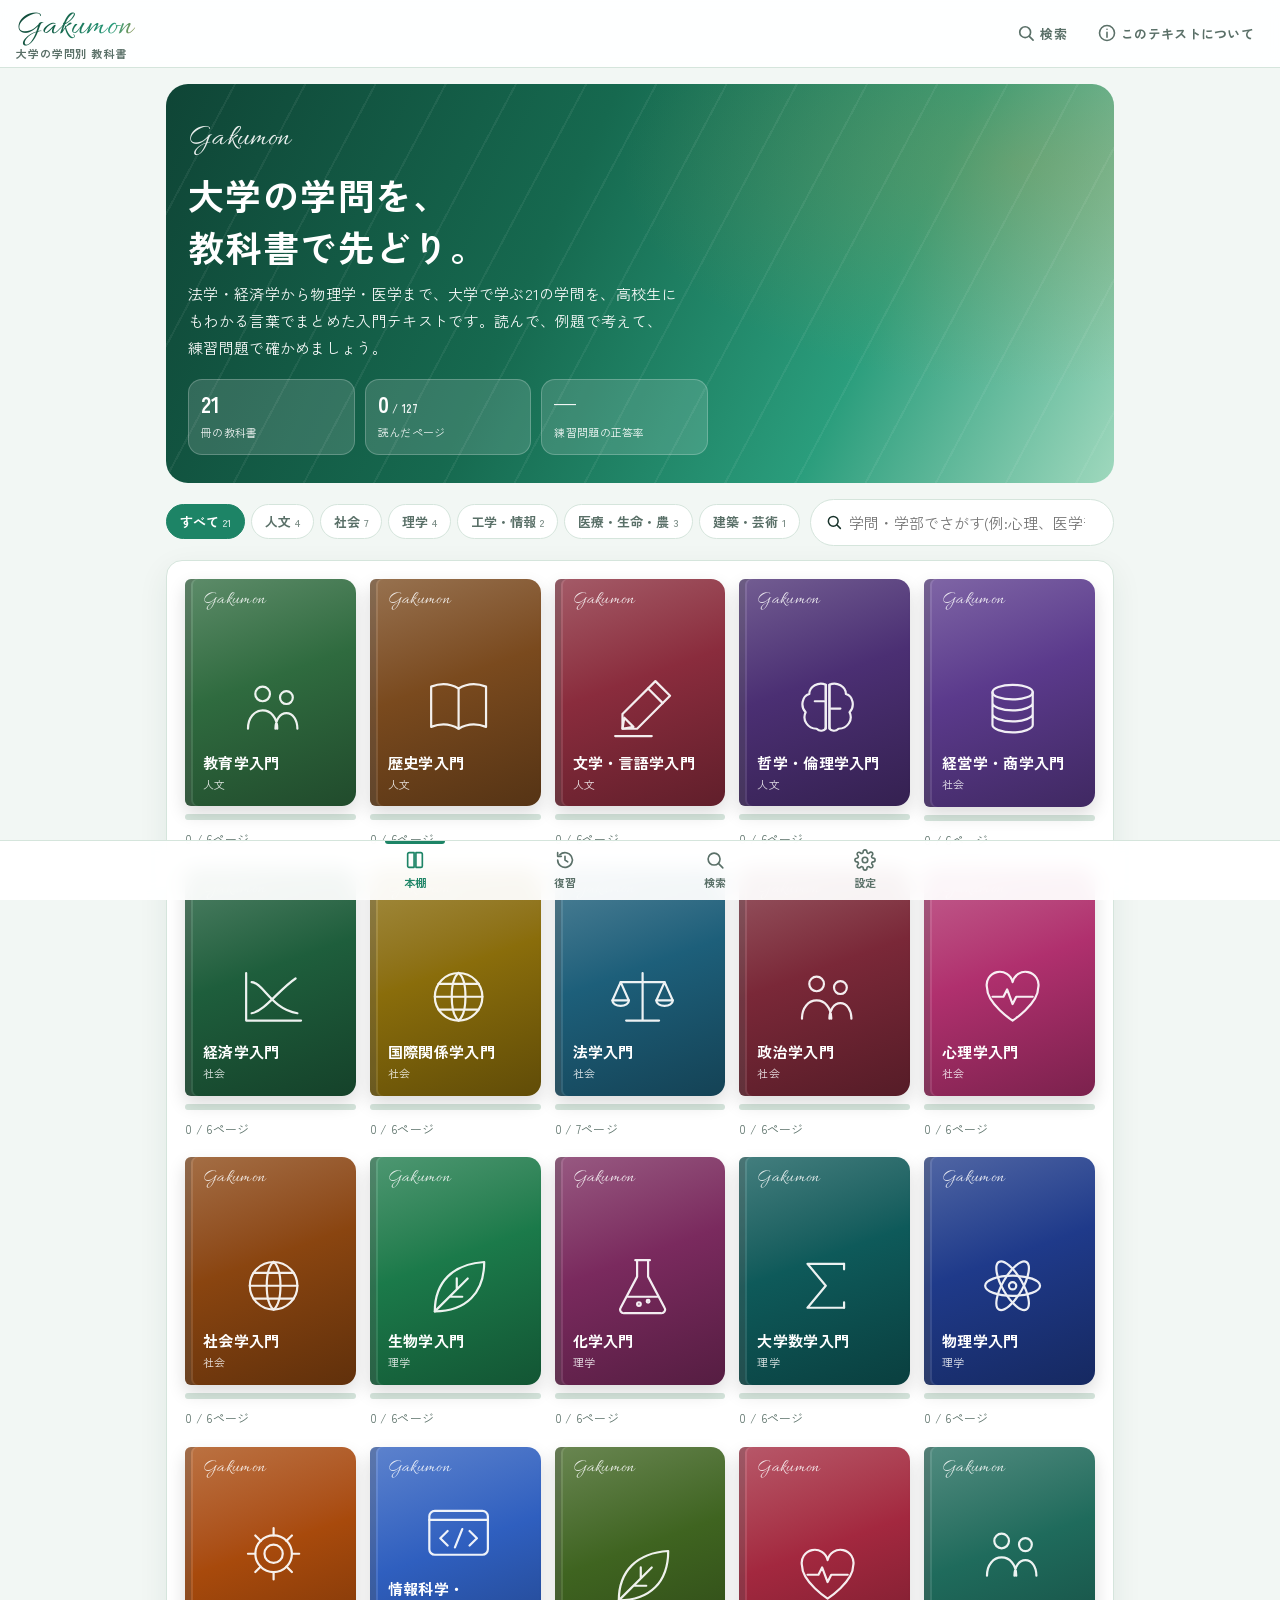
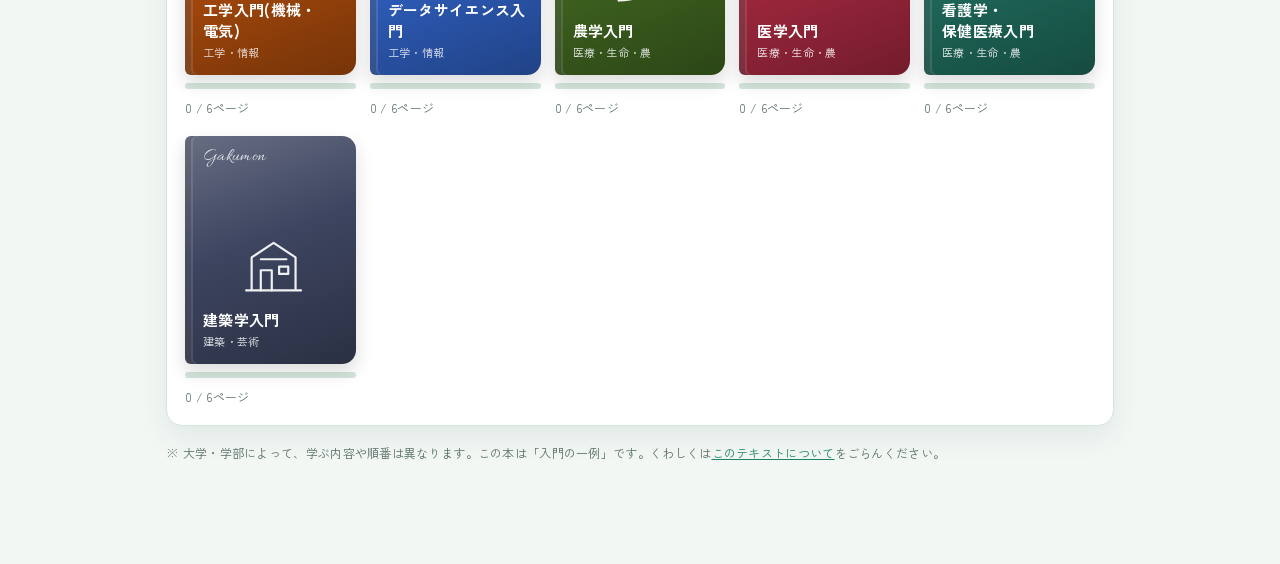
<file: index.html>
<!doctype html>
<html lang="ja">
<head>
  <meta charset="utf-8">
  <meta name="viewport" content="width=device-width, initial-scale=1, viewport-fit=cover">
  <title>学問の教科書</title>
  <meta name="description" content="法学・経済学・心理学・物理学・医学など、大学の学問ごとの入門教科書。高校生にもわかる言葉で、読む・考える・確かめるをくり返せます。">
  <meta name="theme-color" content="#16694f">
  <meta property="og:type" content="website">
  <meta property="og:title" content="学問の教科書(Gakumon)">
  <meta property="og:description" content="大学の学問ごとの入門教科書。読んで、例題で考えて、練習問題で確かめる。">
  <link rel="manifest" href="manifest.webmanifest">
  <link rel="icon" href="icons/icon.svg" type="image/svg+xml">
  <link rel="apple-touch-icon" href="icons/apple-touch-icon.png">
  <link rel="preconnect" href="https://fonts.googleapis.com">
  <link rel="preconnect" href="https://fonts.gstatic.com" crossorigin>
  <link href="https://fonts.googleapis.com/css2?family=Allura&family=Zen+Kaku+Gothic+New:wght@400;500;700&display=swap" rel="stylesheet">
  <link rel="stylesheet" href="css/style.css?v=202611250445">
  <script>try{var t=(JSON.parse(localStorage.getItem("gk_state_v1")||"{}")).theme;if(t&&t!=="auto")document.documentElement.setAttribute("data-theme",t)}catch(e){}</script>
</head>
<body>
  <header class="topbar">
    <a href="#home" class="brand" aria-label="学問の教科書 ホーム"><span class="brand-word">Gakumon</span><small class="brand-sub">大学の学問別 教科書</small></a>
    <span class="tb-sp"></span>
    <a href="#search" class="tb-btn" aria-label="検索"><svg viewBox="0 0 24 24" width="20" height="20" fill="none" stroke="currentColor" stroke-width="2" stroke-linecap="round" aria-hidden="true"><circle cx="11" cy="11" r="6.5"/><path d="M16 16l4.5 4.5"/></svg><span>検索</span></a>
    <a href="#about" class="tb-btn"><svg viewBox="0 0 24 24" width="20" height="20" fill="none" stroke="currentColor" stroke-width="1.9" stroke-linecap="round" aria-hidden="true"><circle cx="12" cy="12" r="9"/><path d="M12 11v6M12 7.5h.01"/></svg><span>このテキストについて</span></a>
  </header>

  <main id="view" class="container" aria-live="polite">
    <noscript>この教科書を読むには JavaScript を有効にしてください。</noscript>
  </main>

  <nav class="nav" aria-label="メインメニュー">
    <a href="#home" data-r="home"><svg viewBox="0 0 24 24" width="22" height="22" fill="none" stroke="currentColor" stroke-width="1.8" stroke-linecap="round" stroke-linejoin="round" aria-hidden="true"><path d="M4 5.5A1.5 1.5 0 0 1 5.5 4H11v16H5.5A1.5 1.5 0 0 1 4 18.5z"/><path d="M20 5.5A1.5 1.5 0 0 0 18.5 4H13v16h5.5a1.5 1.5 0 0 0 1.5-1.5z"/></svg>本棚</a>
    <a href="#review" data-r="review"><svg viewBox="0 0 24 24" width="22" height="22" fill="none" stroke="currentColor" stroke-width="1.8" stroke-linecap="round" stroke-linejoin="round" aria-hidden="true"><path d="M4 12a8 8 0 1 0 2.4-5.7"/><path d="M4 4v4h4"/><path d="M12 8v4l3 2"/></svg>復習</a>
    <a href="#search" data-r="search"><svg viewBox="0 0 24 24" width="22" height="22" fill="none" stroke="currentColor" stroke-width="1.8" stroke-linecap="round" aria-hidden="true"><circle cx="11" cy="11" r="6.5"/><path d="M16 16l4.5 4.5"/></svg>検索</a>
    <a href="#settings" data-r="settings"><svg viewBox="0 0 24 24" width="22" height="22" fill="none" stroke="currentColor" stroke-width="1.8" stroke-linecap="round" stroke-linejoin="round" aria-hidden="true"><circle cx="12" cy="12" r="3"/><path d="M19.4 15a1.7 1.7 0 0 0 .3 1.8l.1.1a2 2 0 1 1-2.8 2.8l-.1-.1a1.7 1.7 0 0 0-1.8-.3 1.7 1.7 0 0 0-1 1.5V21a2 2 0 1 1-4 0v-.1a1.7 1.7 0 0 0-1.1-1.5 1.7 1.7 0 0 0-1.8.3l-.1.1a2 2 0 1 1-2.8-2.8l.1-.1a1.7 1.7 0 0 0 .3-1.8 1.7 1.7 0 0 0-1.5-1H3a2 2 0 1 1 0-4h.1a1.7 1.7 0 0 0 1.5-1.1 1.7 1.7 0 0 0-.3-1.8l-.1-.1a2 2 0 1 1 2.8-2.8l.1.1a1.7 1.7 0 0 0 1.8.3H9a1.7 1.7 0 0 0 1-1.5V3a2 2 0 1 1 4 0v.1a1.7 1.7 0 0 0 1 1.5 1.7 1.7 0 0 0 1.8-.3l.1-.1a2 2 0 1 1 2.8 2.8l-.1.1a1.7 1.7 0 0 0-.3 1.8V9a1.7 1.7 0 0 0 1.5 1H21a2 2 0 1 1 0 4h-.1a1.7 1.7 0 0 0-1.5 1z"/></svg>設定</a>
  </nav>
  <div id="toast" class="toast" role="status"></div>

  <script defer src="js/books.js?v=202611250445"></script>
  <!-- books:start -->
  <script defer src="js/data/agriculture.js?v=202611250445"></script>
  <script defer src="js/data/architecture.js?v=202611250445"></script>
  <script defer src="js/data/biology.js?v=202611250445"></script>
  <script defer src="js/data/business.js?v=202611250445"></script>
  <script defer src="js/data/chemistry.js?v=202611250445"></script>
  <script defer src="js/data/economics.js?v=202611250445"></script>
  <script defer src="js/data/education.js?v=202611250445"></script>
  <script defer src="js/data/engineering.js?v=202611250445"></script>
  <script defer src="js/data/history.js?v=202611250445"></script>
  <script defer src="js/data/info.js?v=202611250445"></script>
  <script defer src="js/data/intl.js?v=202611250445"></script>
  <script defer src="js/data/law.js?v=202611250445"></script>
  <script defer src="js/data/letters.js?v=202611250445"></script>
  <script defer src="js/data/math.js?v=202611250445"></script>
  <script defer src="js/data/medicine.js?v=202611250445"></script>
  <script defer src="js/data/nursing.js?v=202611250445"></script>
  <script defer src="js/data/philosophy.js?v=202611250445"></script>
  <script defer src="js/data/physics.js?v=202611250445"></script>
  <script defer src="js/data/politics.js?v=202611250445"></script>
  <script defer src="js/data/psychology.js?v=202611250445"></script>
  <script defer src="js/data/sociology.js?v=202611250445"></script>
  <!-- books:end -->
  <script defer src="js/app.js?v=202611250445"></script>
</body>
</html>
</file>
<file: css/style.css>
/* 学問の教科書 — 配色は大学受験アプリ(Aqualium)の「翡翠グリーン」にそろえています */
:root {
  --bg: #f2f7f4; --card: #ffffff; --text: #17322a; --muted: #5a7068; --line: #d5e5dc;
  --primary: #1d8466; --primary-weak: #e2f2ea; --accent: #b8913f; --teal: #2a9d7c;
  --ok: #16a34a; --ok-weak: #dcfce7; --ng: #dc2626; --ng-weak: #fee2e2;
  --board: #1f3d33; --board-ink: #f1f7f3; --board-line: #3d6658;
  --grad: linear-gradient(115deg, #0f4536, #16694f 40%, #2a9d7c 72%, #9fd8bd);
  --grad-btn: linear-gradient(135deg, #16694f, #2a9d7c);
  --brand-grad: linear-gradient(115deg, #0f4536 0%, #16694f 40%, #2a9d7c 75%, #b8913f 100%);
  --radius: 16px; --shadow: 0 10px 30px rgba(15, 69, 54, .08);
  --script: "Allura", "Brush Script MT", cursive;
  --fs: 16px;
  color-scheme: light;
}
@media (prefers-color-scheme: dark) {
  :root:not([data-theme="light"]) {
    --bg: #0c1a15; --card: #13251f; --text: #e3f0ea; --muted: #9ab7ab; --line: #24413a;
    --primary: #6fcfa6; --primary-weak: #173a2f; --accent: #d8b968; --teal: #6fcfa6;
    --ok-weak: #14532d; --ng-weak: #4c1d1d; --board: #10231c; --board-line: #2b4d41;
    --grad: linear-gradient(115deg, #0b2a21, #13251f 60%, #1c4a3b); --grad-btn: linear-gradient(135deg, #1d8466, #2a9d7c);
    --brand-grad: linear-gradient(115deg, #ffffff 0%, #d6f2e4 40%, #8fdcb9 75%, #e7cf8e 100%);
    --shadow: none; color-scheme: dark;
  }
}
:root[data-theme="dark"] {
  --bg: #0c1a15; --card: #13251f; --text: #e3f0ea; --muted: #9ab7ab; --line: #24413a;
  --primary: #6fcfa6; --primary-weak: #173a2f; --accent: #d8b968; --teal: #6fcfa6;
  --ok-weak: #14532d; --ng-weak: #4c1d1d; --board: #10231c; --board-line: #2b4d41;
  --grad: linear-gradient(115deg, #0b2a21, #13251f 60%, #1c4a3b); --grad-btn: linear-gradient(135deg, #1d8466, #2a9d7c);
  --brand-grad: linear-gradient(115deg, #ffffff 0%, #d6f2e4 40%, #8fdcb9 75%, #e7cf8e 100%);
  --shadow: none; color-scheme: dark;
}

* { box-sizing: border-box; }
html { -webkit-text-size-adjust: 100%; scroll-padding-top: 76px; }
body {
  margin: 0; background: var(--bg); color: var(--text);
  font-family: "Zen Kaku Gothic New", "Hiragino Sans", "Noto Sans JP", "Yu Gothic", sans-serif;
  font-size: 15px; line-height: 1.8; letter-spacing: .02em;
  /* 日本語を文節の切れ目で改行し、変な位置で切れないようにする */
  word-break: auto-phrase; line-break: strict; overflow-wrap: anywhere;
  padding-bottom: calc(72px + env(safe-area-inset-bottom));
}
h1, h2, h3 { text-wrap: balance; line-height: 1.45; }
p, li, dd { text-wrap: pretty; }
a { color: var(--primary); }
img, svg { max-width: 100%; }
button, input, select { font: inherit; color: inherit; }
.muted { color: var(--muted); }
.small { font-size: 13px; }
.sr { position: absolute; width: 1px; height: 1px; overflow: hidden; clip: rect(0 0 0 0); white-space: nowrap; }

/* ---------- 上のバー ---------- */
.topbar {
  position: sticky; top: 0; z-index: 20; display: flex; align-items: center; gap: 10px;
  padding: 8px max(16px, env(safe-area-inset-left)); min-height: 60px;
  background: color-mix(in srgb, var(--card) 92%, transparent); backdrop-filter: blur(10px);
  border-bottom: 1px solid var(--line);
}
.brand { display: flex; flex-direction: column; text-decoration: none; line-height: 1; min-width: 0; }
.brand-word { font-family: var(--script); font-size: 34px; background: var(--brand-grad); -webkit-background-clip: text; background-clip: text; color: transparent; padding: 2px 6px 4px 0; }
.brand-sub { font-size: 11px; color: var(--muted); font-weight: 700; letter-spacing: .08em; white-space: nowrap; }
.tb-sp { flex: 1; }
.tb-btn { display: inline-flex; align-items: center; gap: 4px; padding: 8px 10px; border-radius: 12px; border: 0; background: transparent; color: var(--muted); text-decoration: none; font-weight: 700; font-size: 13px; cursor: pointer; }
.tb-btn:hover { background: var(--primary-weak); color: var(--primary); }

.container { max-width: 980px; margin: 0 auto; padding: 16px; }
.card { background: var(--card); border: 1px solid var(--line); border-radius: var(--radius); box-shadow: var(--shadow); padding: 18px; margin-bottom: 16px; }
.card h2 { margin: 0 0 10px; font-size: 18px; }

/* ---------- 下のメニュー ---------- */
.nav {
  position: fixed; left: 0; right: 0; bottom: 0; z-index: 20; display: flex; justify-content: center;
  background: color-mix(in srgb, var(--card) 94%, transparent); backdrop-filter: blur(10px);
  border-top: 1px solid var(--line); padding-bottom: env(safe-area-inset-bottom);
}
.nav a { flex: 1; max-width: 150px; display: flex; flex-direction: column; align-items: center; gap: 2px; padding: 8px 4px 7px; font-size: 11px; font-weight: 700; color: var(--muted); text-decoration: none; position: relative; }
.nav a.active { color: var(--primary); }
.nav a.active::after { content: ""; position: absolute; top: 0; left: 30%; right: 30%; height: 3px; border-radius: 0 0 3px 3px; background: var(--primary); }

/* ---------- ボタン ---------- */
.btn { display: inline-flex; align-items: center; justify-content: center; gap: 6px; min-height: 44px; padding: 10px 20px; border-radius: 999px; border: 0; background: var(--grad-btn); color: #fff; font-weight: 700; text-decoration: none; cursor: pointer; text-align: center; }
.btn.ghost { background: var(--card); color: var(--primary); border: 1.5px solid var(--primary); }
.btn.small { min-height: 34px; padding: 5px 14px; font-size: 13px; }
.btn:disabled { opacity: .5; cursor: default; }
.btns { display: flex; flex-wrap: wrap; gap: 10px; }

/* ---------- ホームの帯 ---------- */
.band { position: relative; overflow: hidden; border-radius: 22px; padding: 28px 22px; color: #fff; background: var(--grad); margin-bottom: 16px; }
.band::after { content: ""; position: absolute; inset: 0; pointer-events: none; background: repeating-linear-gradient(118deg, transparent 0 60px, rgba(255,255,255,.06) 60px 62px), radial-gradient(60% 80% at 90% 20%, rgba(184,145,63,.3), transparent 70%); }
.band > * { position: relative; z-index: 1; }
.band .script { font-family: var(--script); font-size: 30px; margin: 0; opacity: .9; }
.band h1 { margin: 2px 0 8px; font-size: clamp(24px, 5.4vw, 36px); letter-spacing: .04em; }
.band p { margin: 0; max-width: 36em; opacity: .95; }
.stats { display: grid; grid-template-columns: repeat(3, minmax(0, 1fr)); gap: 10px; margin-top: 18px; max-width: 520px; }
.stat { background: rgba(255,255,255,.14); border: 1px solid rgba(255,255,255,.22); border-radius: 14px; padding: 10px 12px; }
.stat b { display: block; font-size: 22px; line-height: 1.2; }
.stat small { font-size: 11px; opacity: .9; }

.resume { display: flex; align-items: center; gap: 12px; text-decoration: none; color: inherit; }
.resume span { font-size: 12px; font-weight: 700; color: var(--primary); }
.resume b { display: block; }
.resume i { margin-left: auto; font-style: normal; color: var(--primary); font-size: 22px; }

/* ---------- 本棚 ---------- */
.bar { display: flex; flex-wrap: wrap; gap: 10px; align-items: center; margin-bottom: 14px; }
.chips { display: flex; gap: 6px; overflow-x: auto; scrollbar-width: none; padding-bottom: 2px; max-width: 100%; }
.chips::-webkit-scrollbar { display: none; }
.chip { flex: none; border: 1.5px solid var(--line); background: var(--card); border-radius: 999px; padding: 5px 13px; font-size: 13px; font-weight: 700; color: var(--muted); cursor: pointer; white-space: nowrap; }
.chip small { margin-left: 4px; font-weight: 500; opacity: .8; }
.chip.on { background: var(--primary); border-color: var(--primary); color: #fff; }
.search { flex: 1 1 220px; min-width: 0; display: flex; align-items: center; gap: 6px; background: var(--card); border: 1.5px solid var(--line); border-radius: 999px; padding: 0 14px; }
.search input { flex: 1; min-width: 0; border: 0; background: transparent; padding: 9px 0; outline: none; }
.search:focus-within { border-color: var(--primary); }

.shelf { display: grid; grid-template-columns: repeat(auto-fill, minmax(150px, 1fr)); gap: 18px 14px; }
.shelf-item { text-decoration: none; color: inherit; display: flex; flex-direction: column; gap: 8px; min-width: 0; }
.shelf-item:hover .cover { transform: translateY(-3px); box-shadow: 0 14px 26px rgba(0,0,0,.18); }
.shelf-meta { font-size: 12px; color: var(--muted); display: flex; justify-content: space-between; gap: 6px; }
.prog { height: 6px; border-radius: 6px; background: var(--line); overflow: hidden; }
.prog i { display: block; height: 100%; background: var(--grad-btn); border-radius: 6px; }

.cover {
  --c: #1d5f7a; position: relative; aspect-ratio: 3 / 4; border-radius: 6px 14px 14px 6px; overflow: hidden; color: #fff;
  background: linear-gradient(160deg, color-mix(in srgb, var(--c) 78%, #fff) 0%, var(--c) 45%, color-mix(in srgb, var(--c) 70%, #000) 100%);
  box-shadow: 0 8px 18px rgba(0,0,0,.14), inset 6px 0 0 rgba(0,0,0,.18), inset 8px 0 0 rgba(255,255,255,.12);
  display: flex; flex-direction: column; padding: 12px 12px 12px 18px; transition: transform .2s, box-shadow .2s;
}
.cover .c-top { margin: 0; font-family: var(--script); font-size: 18px; opacity: .85; line-height: 1; }
.cover svg { width: 52%; margin: auto auto 10px; opacity: .92; }
.cover b { font-size: 15px; line-height: 1.4; }
.cover small { font-size: 11px; opacity: .85; margin-top: 2px; }
.cover.big { width: min(220px, 60vw); margin: 0 auto; padding: 16px 16px 16px 24px; }
.cover.big .c-top { font-size: 22px; }
.cover.big b { font-size: 19px; }

/* ---------- 本(表紙・目次) ---------- */
.reader-tb { position: sticky; top: 60px; z-index: 15; display: flex; align-items: center; gap: 8px; margin: -16px -16px 16px; padding: 8px 16px; background: color-mix(in srgb, var(--bg) 92%, transparent); backdrop-filter: blur(8px); border-bottom: 1px solid var(--line); font-size: 13px; }
.reader-tb a { text-decoration: none; font-weight: 700; white-space: nowrap; }
.reader-tb b { flex: 1; min-width: 0; text-align: center; overflow: hidden; text-overflow: ellipsis; white-space: nowrap; }
.reader-tb .rt-r { display: flex; gap: 4px; }
.reader-tb button { border: 0; background: transparent; color: var(--muted); padding: 4px 6px; cursor: pointer; border-radius: 8px; font-weight: 700; font-size: 13px; }
.reader-tb button[aria-pressed="true"] { color: var(--accent); }
.read-prog { position: absolute; left: 0; right: 0; bottom: -1px; height: 3px; }
.read-prog i { display: block; height: 100%; width: 0; background: var(--grad-btn); }

.front { display: grid; grid-template-columns: auto 1fr; gap: 24px; align-items: start; }
.front h1 { margin: 0 0 6px; font-size: clamp(22px, 4.6vw, 30px); }
.front .lead { margin: 0 0 12px; }
.tags { display: flex; flex-wrap: wrap; gap: 6px; padding: 0; margin: 6px 0 0; list-style: none; }
.tags li { background: var(--primary-weak); color: var(--primary); border-radius: 999px; padding: 2px 10px; font-size: 12px; font-weight: 700; }
.two { display: grid; grid-template-columns: repeat(2, minmax(0, 1fr)); gap: 16px; }
.two h3 { font-size: 14px; margin: 0 0 6px; color: var(--primary); }
.two ul { margin: 0; padding-left: 1.2em; }

.toc-ch { margin-bottom: 14px; }
.toc-ch h3 { font-size: 15px; margin: 0 0 6px; padding-bottom: 4px; border-bottom: 1px dashed var(--line); }
.toc-ch ol { list-style: none; margin: 0; padding: 0; }
.toc-ch li a { display: flex; align-items: center; gap: 10px; padding: 9px 6px; border-radius: 10px; text-decoration: none; color: inherit; }
.toc-ch li a:hover { background: var(--primary-weak); }
.toc-no { flex: none; width: 34px; font-size: 12px; font-weight: 700; color: var(--muted); }
.toc-t { flex: 1; min-width: 0; }
.toc-badges { display: flex; gap: 4px; flex: none; }
.badge { font-size: 11px; font-style: normal; font-weight: 700; padding: 1px 8px; border-radius: 999px; background: var(--line); color: var(--muted); white-space: nowrap; }
.badge.ok { background: var(--ok-weak); color: var(--ok); }
.badge.bm { background: color-mix(in srgb, var(--accent) 20%, transparent); color: var(--accent); }

/* ---------- 単元のページ ---------- */
.page { max-width: 760px; margin: 0 auto; font-size: var(--fs); }
.page > .card { padding: 20px 22px; }
.crumb { margin: 0; font-size: 12px; font-weight: 700; color: var(--primary); }
.page h1 { margin: 2px 0 4px; font-size: clamp(22px, 4.4vw, 28px); }
.sub { margin: 0 0 14px; font-size: 12px; color: var(--muted); }
.goal { background: color-mix(in srgb, var(--primary) 8%, var(--card)); border-left: 4px solid var(--primary); border-radius: 10px; padding: 10px 14px; margin: 0 0 14px; }
.goal b { color: var(--primary); font-size: 13px; }
.goal ul { margin: 4px 0 0; padding-left: 1.3em; }
.point { font-weight: 700; font-size: 1.05em; padding: 12px 14px; border-radius: 12px; background: var(--primary-weak); margin: 0; }
.sec { margin-top: 26px; }
.sec h2 { display: flex; align-items: center; gap: 10px; font-size: 1.12em; margin: 0 0 10px; }
.sec h2 span { flex: none; display: grid; place-items: center; width: 28px; height: 28px; border-radius: 50%; background: var(--grad-btn); color: #fff; font-size: 13px; }
.sec p { margin: 0 0 10px; }
.sec ul, .sec ol { padding-left: 1.3em; margin: 0 0 10px; }
.sec li { margin-bottom: 4px; }
.page b.em, .sec p b, .sec li b { color: var(--primary); background: color-mix(in srgb, var(--primary) 10%, transparent); padding: 0 2px; border-radius: 3px; }
.tbl-wrap { overflow-x: auto; margin: 4px 0 10px; border-radius: 12px; border: 1px solid var(--line); }
table { border-collapse: collapse; width: 100%; font-size: .93em; }
th, td { padding: 8px 10px; border-bottom: 1px solid var(--line); text-align: left; vertical-align: top; min-width: 6em; }
th { background: var(--primary-weak); color: var(--primary); font-size: .92em; }
tr:last-child td { border-bottom: 0; }
dl.terms { margin: 0; display: grid; gap: 8px; }
dl.terms div { padding: 10px 12px; border: 1px solid var(--line); border-radius: 12px; background: var(--card); }
dl.terms dt { font-weight: 700; color: var(--primary); }
dl.terms dd { margin: 2px 0 0; }

.board { border-radius: 14px; overflow: hidden; background: var(--board); color: var(--board-ink); margin-bottom: 12px; border: 6px solid #6b4f2a; box-shadow: inset 0 0 30px rgba(0,0,0,.25); }
.board-h { display: flex; align-items: center; justify-content: space-between; padding: 8px 14px; border-bottom: 1px dashed var(--board-line); }
.board-h em { font-style: normal; font-size: 12px; background: #f3d36b; color: #3b2c06; border-radius: 6px; padding: 1px 8px; font-weight: 700; }
.board-b { padding: 12px 16px 14px; }
.board-b .q { font-weight: 700; margin: 0 0 8px; }
.board-b ol { margin: 0 0 10px; padding-left: 1.4em; }
.board-b li { margin-bottom: 4px; }
.board details summary { cursor: pointer; color: #f3d36b; font-weight: 700; }
.board .ans { margin: 8px 0 0; padding: 8px 12px; border-radius: 10px; background: rgba(255,255,255,.08); }
.board b { color: #fff3c4; }

.check details { border: 1px solid var(--line); border-radius: 12px; padding: 10px 14px; margin-bottom: 8px; background: var(--card); }
.check summary { cursor: pointer; font-weight: 700; }
.check summary::marker { color: var(--primary); }
.check .ans { margin: 8px 0 0; padding-top: 8px; border-top: 1px dashed var(--line); }
.check .ans small { display: block; color: var(--primary); font-weight: 700; }

.quiz { border: 1px solid var(--line); border-radius: 14px; padding: 14px; margin-bottom: 12px; background: var(--card); }
.quiz .qn { font-size: 12px; font-weight: 700; color: var(--primary); }
.quiz .qt { margin: 2px 0 10px; font-weight: 700; }
.choices { display: grid; gap: 8px; }
.choice { display: flex; gap: 10px; align-items: flex-start; text-align: left; width: 100%; padding: 10px 12px; border-radius: 12px; border: 1.5px solid var(--line); background: var(--bg); cursor: pointer; line-height: 1.6; }
.choice:hover:not(:disabled) { border-color: var(--primary); }
.choice i { flex: none; font-style: normal; font-weight: 700; color: var(--muted); width: 1.2em; }
.choice:disabled { cursor: default; }
.choice.ok { border-color: var(--ok); background: var(--ok-weak); }
.choice.ng { border-color: var(--ng); background: var(--ng-weak); }
.fb { margin-top: 10px; padding: 10px 12px; border-radius: 12px; border-left: 4px solid var(--ok); background: color-mix(in srgb, var(--ok) 8%, var(--card)); }
.fb.ng { border-left-color: var(--ng); background: color-mix(in srgb, var(--ng) 8%, var(--card)); }
.fb b { display: block; }
.score { text-align: center; padding: 14px; border-radius: 14px; background: var(--primary-weak); font-weight: 700; }
.score big { display: block; font-size: 30px; color: var(--primary); }

.next-list { display: flex; flex-wrap: wrap; gap: 6px; padding: 0; margin: 0; list-style: none; }
.next-list li { border: 1.5px solid var(--line); border-radius: 999px; padding: 3px 12px; font-size: 13px; }
.src { font-size: 12px; color: var(--muted); margin: 0; padding-left: 1.2em; }
.note { font-size: 12px; color: var(--muted); }
.pn { display: grid; grid-template-columns: 1fr auto 1fr; gap: 8px; margin: 8px 0 24px; }
.pn a { padding: 12px; border-radius: 14px; background: var(--card); border: 1px solid var(--line); text-decoration: none; font-weight: 700; font-size: 13px; min-width: 0; }
.pn a small { display: block; font-weight: 500; color: var(--muted); overflow: hidden; text-overflow: ellipsis; white-space: nowrap; }
.pn a:last-child { text-align: right; }
.pn .off { visibility: hidden; }
.done-mark { text-align: center; margin: 18px 0 0; }

/* 文字の大きさ */
.fs-s { --fs: 14px; } .fs-m { --fs: 16px; } .fs-l { --fs: 18px; } .fs-xl { --fs: 20px; }

/* ---------- テスト・復習・設定 ---------- */
.list { list-style: none; margin: 0; padding: 0; }
.list li { padding: 10px 0; border-bottom: 1px solid var(--line); }
.list li:last-child { border-bottom: 0; }
.seg { display: inline-flex; border: 1.5px solid var(--line); border-radius: 999px; overflow: hidden; }
.seg button { border: 0; background: transparent; padding: 6px 14px; cursor: pointer; font-weight: 700; font-size: 13px; color: var(--muted); }
.seg button.on { background: var(--primary); color: #fff; }
.row { display: flex; flex-wrap: wrap; align-items: center; justify-content: space-between; gap: 10px; padding: 10px 0; border-bottom: 1px solid var(--line); }
.row:last-child { border-bottom: 0; }
.hit { display: block; padding: 10px 0; border-bottom: 1px solid var(--line); text-decoration: none; color: inherit; }
.hit small { color: var(--primary); font-weight: 700; }
.hit mark { background: color-mix(in srgb, var(--accent) 35%, transparent); color: inherit; border-radius: 3px; }
.empty { text-align: center; color: var(--muted); padding: 28px 10px; }

.toast { position: fixed; left: 50%; bottom: calc(86px + env(safe-area-inset-bottom)); transform: translateX(-50%) translateY(20px); opacity: 0; pointer-events: none; background: var(--text); color: var(--bg); padding: 10px 18px; border-radius: 999px; font-size: 13px; font-weight: 700; transition: .25s; z-index: 50; max-width: calc(100% - 32px); }
.toast.show { opacity: 1; transform: translateX(-50%); }

@media (max-width: 640px) {
  .container { padding: 12px 16px; }
  .reader-tb { margin: -12px -16px 12px; }
  .card { padding: 16px; }
  .page > .card { padding: 16px; }
  .front { grid-template-columns: 1fr; text-align: left; }
  .two { grid-template-columns: 1fr; }
  .shelf { grid-template-columns: repeat(2, minmax(0, 1fr)); }
  .brand-word { font-size: 28px; }
  .tb-btn span { display: none; }
  .band { padding: 22px 18px; }
}
@media (min-width: 900px) { .nav { justify-content: center; } }
@media print {
  .topbar, .nav, .reader-tb, .pn, .quiz, .toast { display: none !important; }
  body { padding: 0; background: #fff; }
  .card { box-shadow: none; }
  .check details { break-inside: avoid; }
}
@media (prefers-reduced-motion: reduce) { * { transition: none !important; scroll-behavior: auto !important; } }
[tabindex="-1"]:focus { outline: none; }
.paper { border: 1px solid var(--line); border-left: 4px solid var(--accent); border-radius: 12px; padding: 10px 14px; margin-bottom: 10px; background: var(--card); }
.paper-t { margin: 0 0 4px; font-weight: 700; font-size: .95em; }
.paper-t a { color: var(--text); text-decoration-color: var(--accent); }
.paper p:last-child { margin: 0; }
</file>
